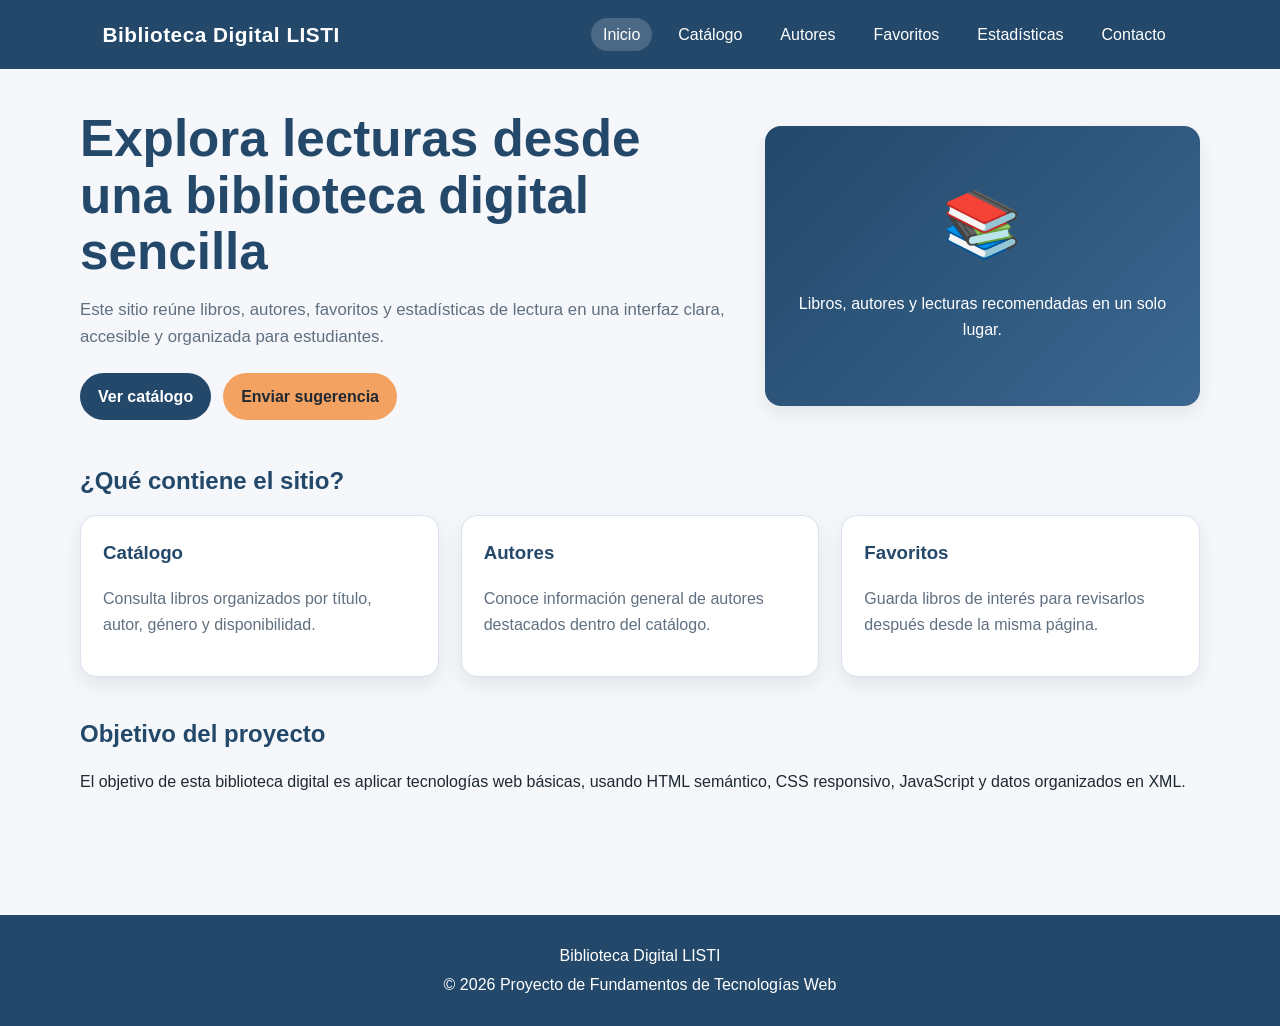
<file: index.html>
<!DOCTYPE html>
<html lang="es">
<head>
    <meta charset="UTF-8">
    <meta name="viewport" content="width=device-width, initial-scale=1.0">
    <title>Biblioteca Digital LISTI | Inicio</title>
    <link rel="stylesheet" href="css/general.css">
    <script src="js/general.js" defer></script>
</head>
<body>
    <header class="encabezado">
        <nav class="contenedor-nav" aria-label="Navegación principal">
            <a class="logo" href="index.html">Biblioteca Digital LISTI</a>

            <ul class="menu">
                <li><a href="index.html">Inicio</a></li>
                <li><a href="html/catalogo.html">Catálogo</a></li>
                <li><a href="html/autores.html">Autores</a></li>
                <li><a href="html/favoritos.html">Favoritos</a></li>
                <li><a href="html/estadisticas.html">Estadísticas</a></li>
                <li><a href="html/contacto.html">Contacto</a></li>
            </ul>
        </nav>
    </header>

    <main class="contenido-principal">
        <section class="hero" aria-labelledby="tituloInicio">
            <div class="hero-texto">
                <h1 id="tituloInicio">Explora lecturas desde una biblioteca digital sencilla</h1>
                <p>
                    Este sitio reúne libros, autores, favoritos y estadísticas de lectura
                    en una interfaz clara, accesible y organizada para estudiantes.
                </p>

                <div class="botonera">
                    <a class="boton" href="html/catalogo.html">Ver catálogo</a>
                    <a class="boton boton-secundario" href="html/contacto.html">Enviar sugerencia</a>
                </div>
            </div>

            <aside class="hero-imagen" aria-label="Ilustración de biblioteca digital">
                <div>
                    <span aria-hidden="true">📚</span>
                    <p>Libros, autores y lecturas recomendadas en un solo lugar.</p>
                </div>
            </aside>
        </section>

        <section class="seccion" aria-labelledby="tituloFunciones">
            <h2 id="tituloFunciones">¿Qué contiene el sitio?</h2>

            <div class="grid-tarjetas">
                <article class="tarjeta">
                    <h3>Catálogo</h3>
                    <p>Consulta libros organizados por título, autor, género y disponibilidad.</p>
                </article>

                <article class="tarjeta">
                    <h3>Autores</h3>
                    <p>Conoce información general de autores destacados dentro del catálogo.</p>
                </article>

                <article class="tarjeta">
                    <h3>Favoritos</h3>
                    <p>Guarda libros de interés para revisarlos después desde la misma página.</p>
                </article>
            </div>
        </section>

        <section class="seccion" aria-labelledby="tituloObjetivo">
            <h2 id="tituloObjetivo">Objetivo del proyecto</h2>
            <p>
                El objetivo de esta biblioteca digital es aplicar tecnologías web básicas,
                usando HTML semántico, CSS responsivo, JavaScript y datos organizados en XML.
            </p>
        </section>
    </main>

    <footer class="pie">
        <p>Biblioteca Digital LISTI</p>
        <p>&copy; <span id="anioActual"></span> Proyecto de Fundamentos de Tecnologías Web</p>
    </footer>
</body>
</html>
</file>
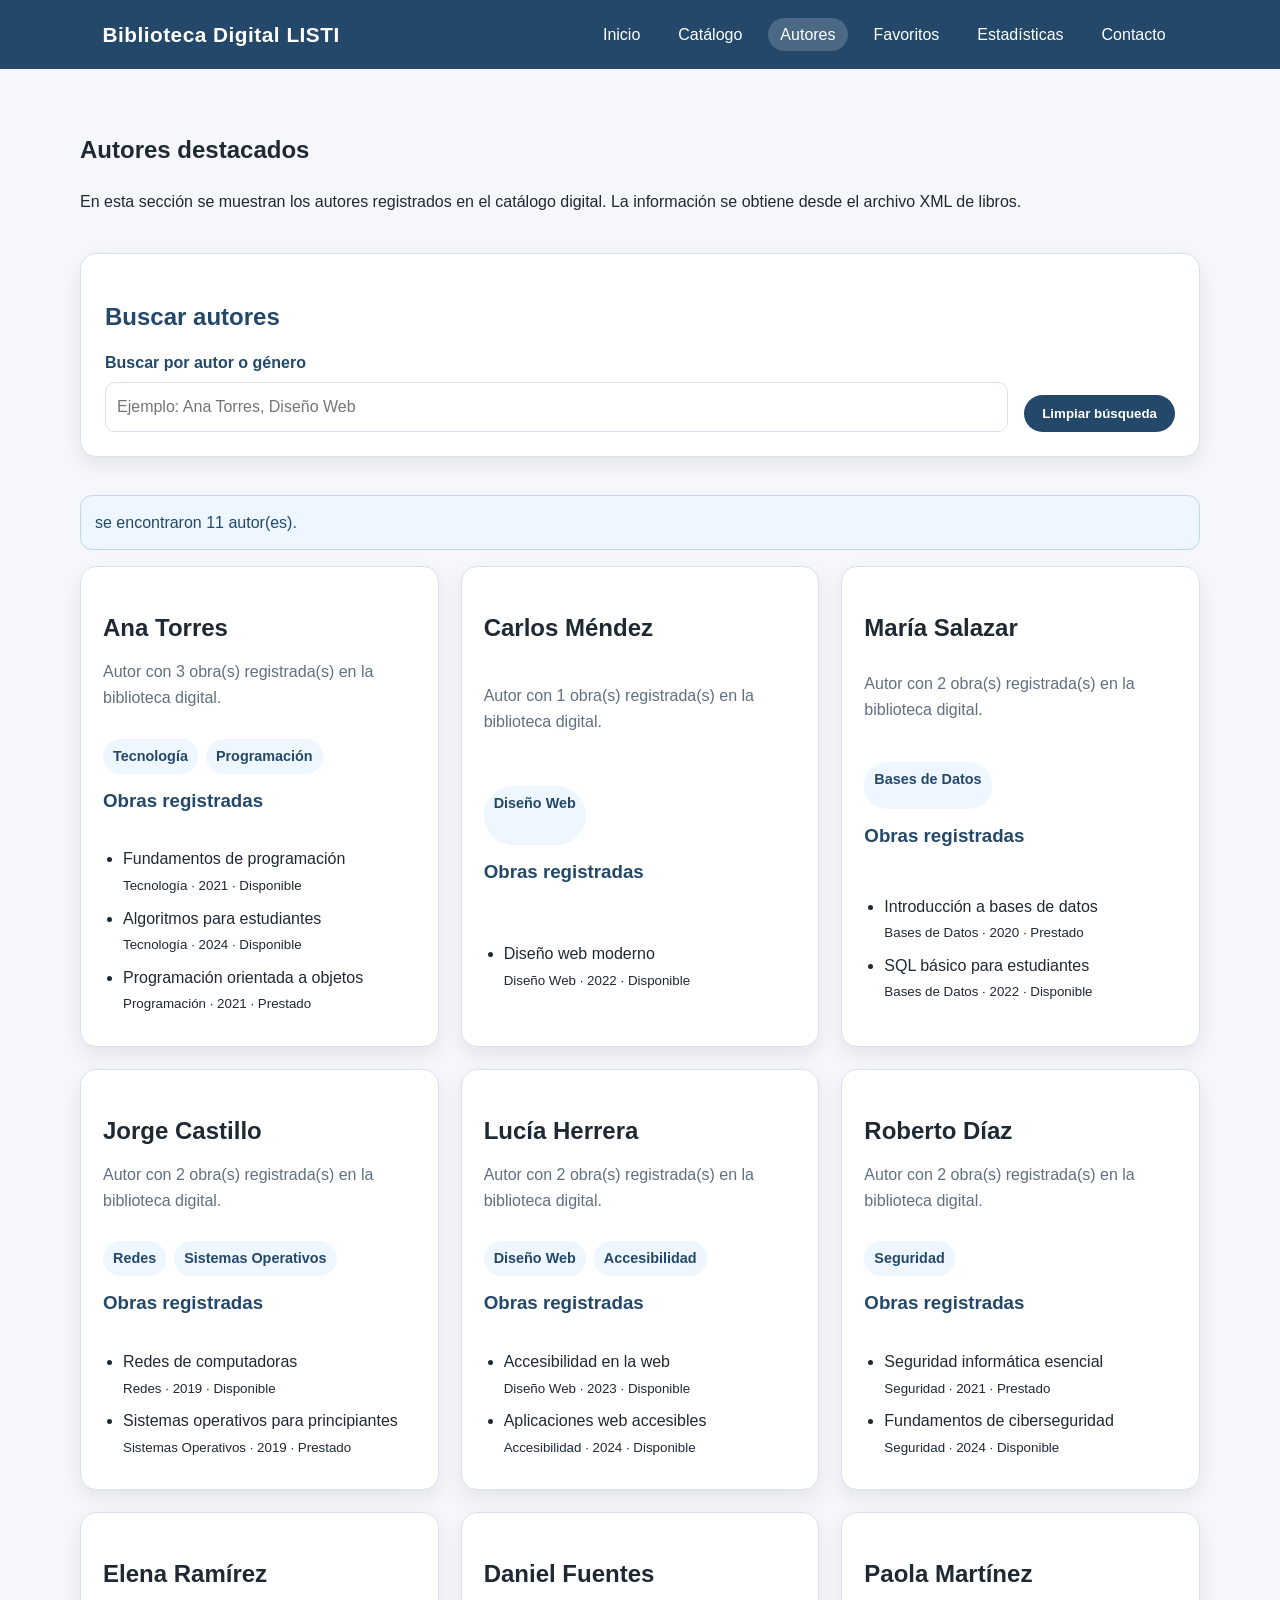
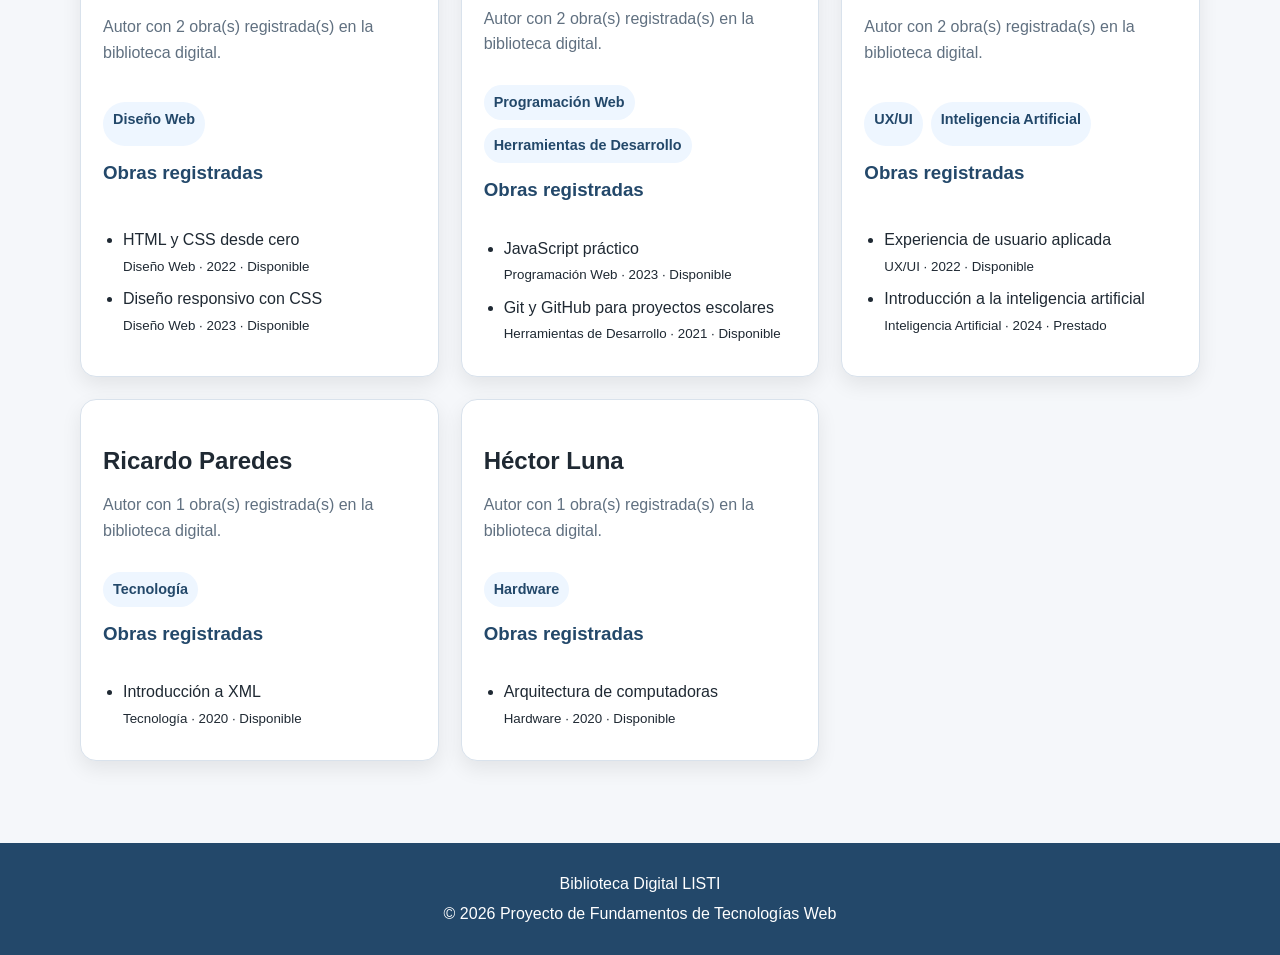
<file: html/autores.html>
<!DOCTYPE html>
<html lang="es">
<head>
    <meta charset="UTF-8">
    <meta name="viewport" content="width=device-width, initial-scale=1.0">
    <title>Biblioteca Digital LISTI | Autores</title>
    <link rel="stylesheet" href="../css/general.css">
    <link rel="stylesheet" href="../css/autores.css">
    <script src="../js/general.js" defer></script>
    <script src="../js/autores.js" defer></script>
</head>
<body>
    <header class="encabezado">
        <nav class="contenedor-nav" aria-label="Navegación principal">
            <a class="logo" href="../index.html">Biblioteca Digital LISTI</a>

            <ul class="menu">
                <li><a href="../index.html">Inicio</a></li>
                <li><a href="catalogo.html">Catálogo</a></li>
                <li><a href="autores.html">Autores</a></li>
                <li><a href="favoritos.html">Favoritos</a></li>
                <li><a href="estadisticas.html">Estadísticas</a></li>
                <li><a href="contacto.html">Contacto</a></li>
            </ul>
        </nav>
    </header>

    <main class="contenido-principal">
        <section class="seccion" aria-labelledby="tituloAutores">
            <h1 id="tituloAutores">Autores destacados</h1>
            <p>
                En esta sección se muestran los autores registrados en el catálogo digital.
                La información se obtiene desde el archivo XML de libros.
            </p>
        </section>

        <section class="seccion filtros-autores" aria-labelledby="tituloFiltroAutores">
            <h2 id="tituloFiltroAutores">Buscar autores</h2>

            <form class="formulario-filtros-autores" id="formularioAutores">
                <div class="campo">
                    <label for="busquedaAutor">Buscar por autor o género</label>
                    <input 
                        type="search" 
                        id="busquedaAutor" 
                        name="busquedaAutor" 
                        placeholder="Ejemplo: Ana Torres, Diseño Web"
                    >
                </div>

                <button class="boton" type="button" id="btnLimpiarAutores">
                    Limpiar búsqueda
                </button>
            </form>
        </section>

        <p class="aviso" id="mensajeAutores">Cargando autores...</p>

        <section class="grid-tarjetas" id="contenedorAutores" aria-label="Lista de autores">
        </section>
    </main>

    <footer class="pie">
        <p>Biblioteca Digital LISTI</p>
        <p>&copy; <span id="anioActual"></span> Proyecto de Fundamentos de Tecnologías Web</p>
    </footer>
</body>
</html>
</file>
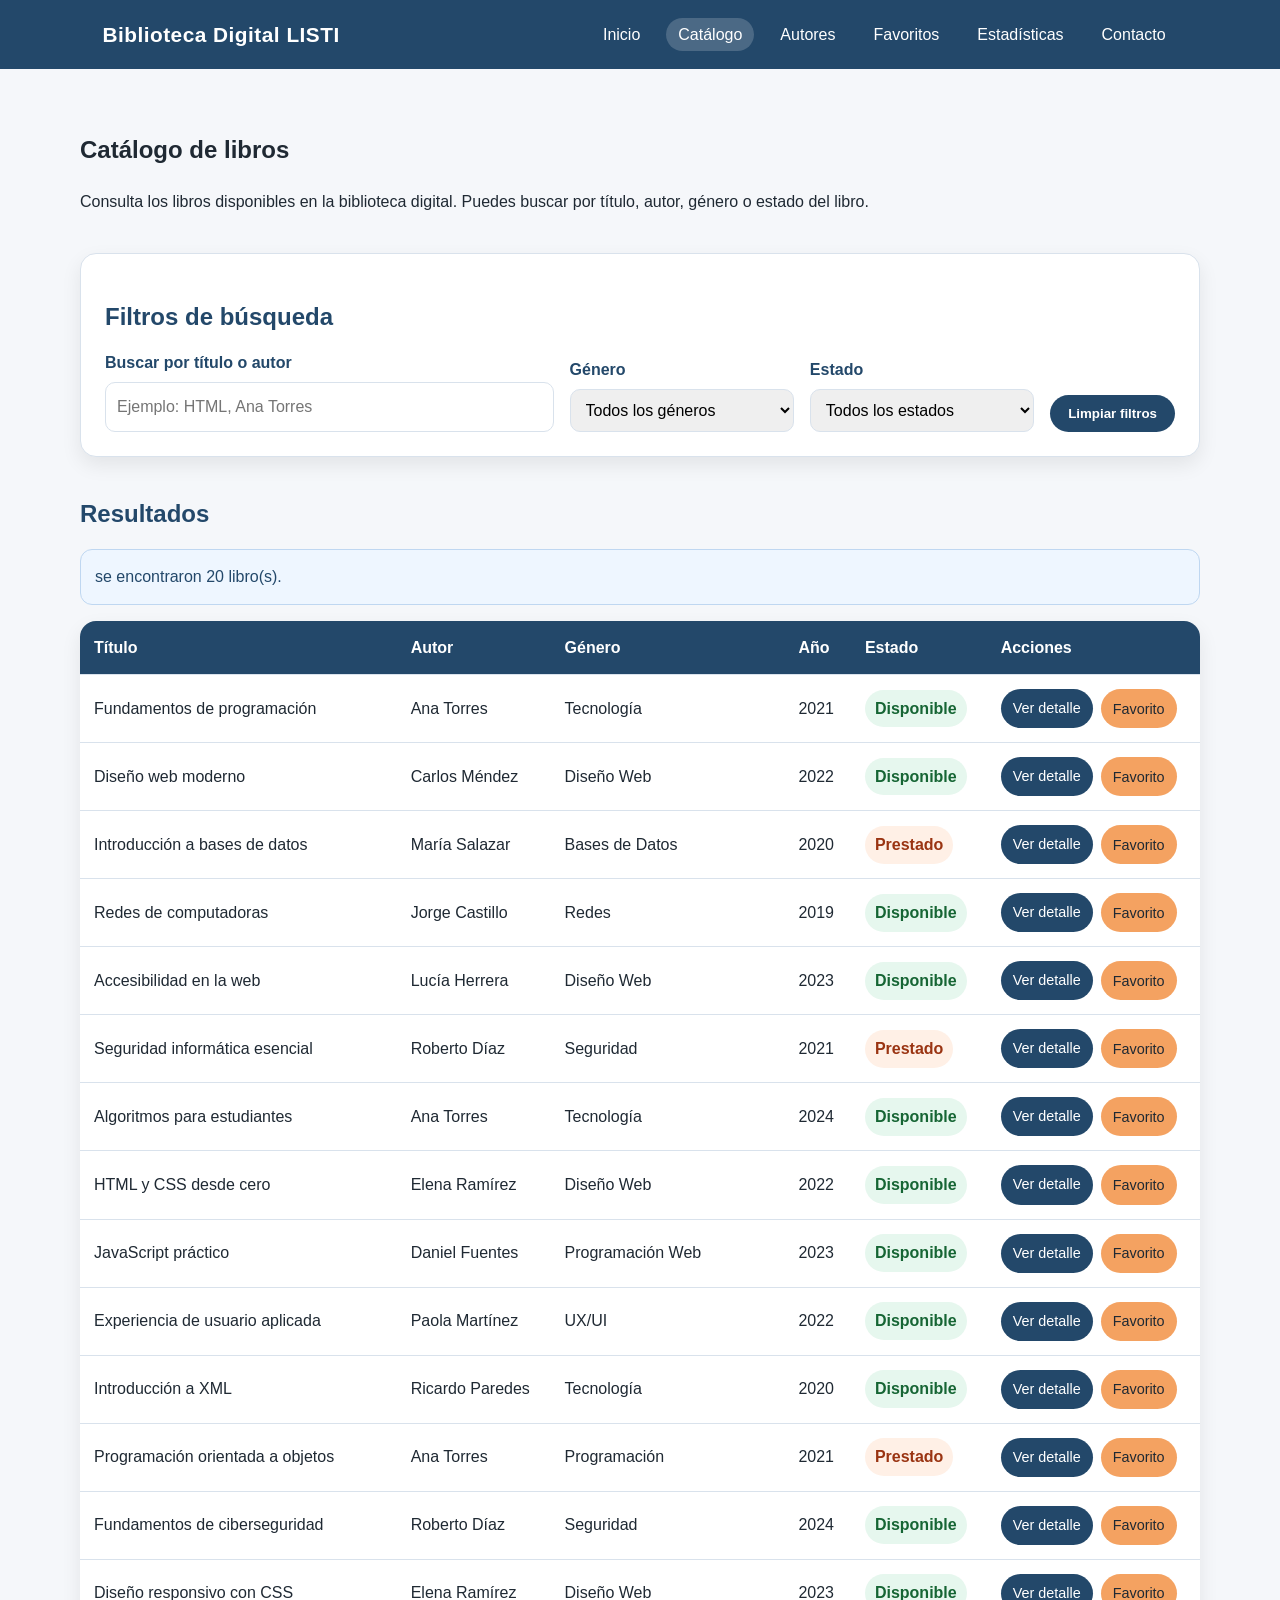
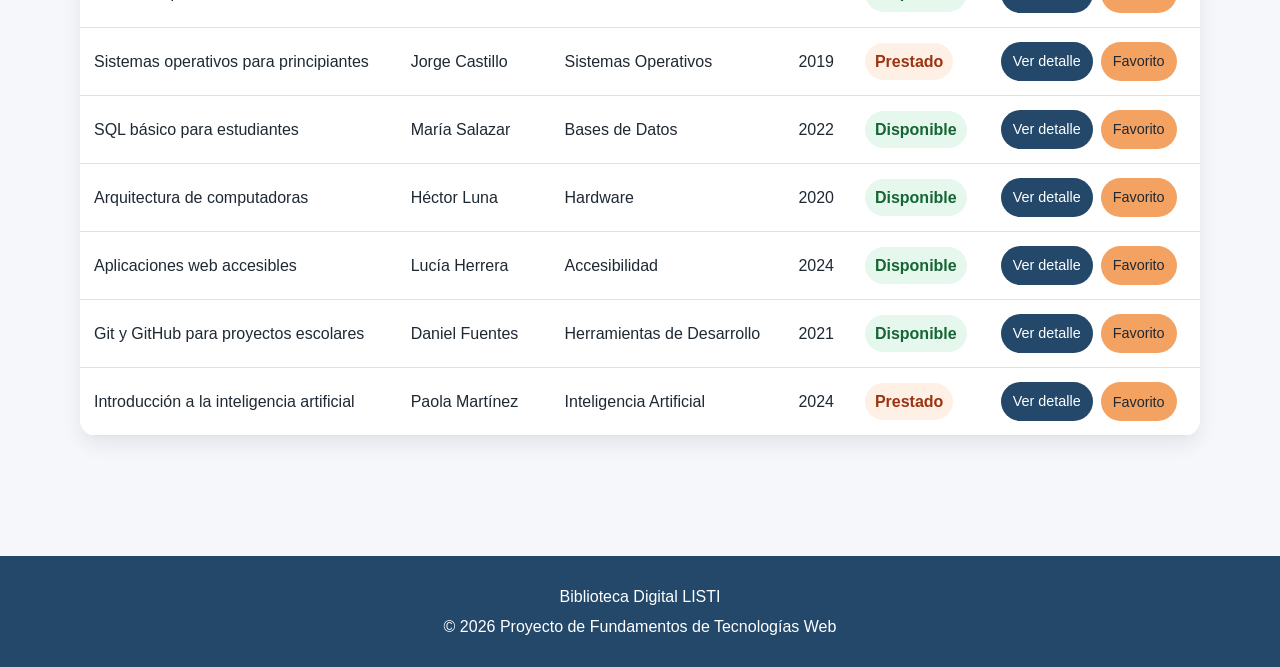
<file: html/catalogo.html>
<!DOCTYPE html>
<html lang="es">
<head>
    <meta charset="UTF-8">
    <meta name="viewport" content="width=device-width, initial-scale=1.0">
    <title>Biblioteca Digital LISTI | Catálogo</title>
    <link rel="stylesheet" href="../css/general.css">
    <link rel="stylesheet" href="../css/catalogo.css">
    <script src="../js/general.js" defer></script>
    <script src="../js/catalogo.js" defer></script>
</head>
<body>
    <header class="encabezado">
        <nav class="contenedor-nav" aria-label="Navegación principal">
            <a class="logo" href="../index.html">Biblioteca Digital LISTI</a>

            <ul class="menu">
                <li><a href="../index.html">Inicio</a></li>
                <li><a href="catalogo.html">Catálogo</a></li>
                <li><a href="autores.html">Autores</a></li>
                <li><a href="favoritos.html">Favoritos</a></li>
                <li><a href="estadisticas.html">Estadísticas</a></li>
                <li><a href="contacto.html">Contacto</a></li>
            </ul>
        </nav>
    </header>

    <main class="contenido-principal">
        <section class="seccion" aria-labelledby="tituloCatalogo">
            <h1 id="tituloCatalogo">Catálogo de libros</h1>
            <p>
                Consulta los libros disponibles en la biblioteca digital. Puedes buscar por título,
                autor, género o estado del libro.
            </p>
        </section>

        <section class="seccion filtros-catalogo" aria-labelledby="tituloFiltros">
            <h2 id="tituloFiltros">Filtros de búsqueda</h2>

            <form class="formulario-filtros" id="formularioFiltros">
                <div class="campo">
                    <label for="busqueda">Buscar por título o autor</label>
                    <input type="search" id="busqueda" name="busqueda" placeholder="Ejemplo: HTML, Ana Torres">
                </div>

                <div class="campo">
                    <label for="filtroGenero">Género</label>
                    <select id="filtroGenero" name="filtroGenero">
                        <option value="">Todos los géneros</option>
                    </select>
                </div>

                <div class="campo">
                    <label for="filtroEstado">Estado</label>
                    <select id="filtroEstado" name="filtroEstado">
                        <option value="">Todos los estados</option>
                        <option value="Disponible">Disponible</option>
                        <option value="Prestado">Prestado</option>
                    </select>
                </div>

                <button class="boton" type="button" id="btnLimpiar">Limpiar filtros</button>
            </form>
        </section>

        <section class="seccion" aria-labelledby="tituloResultados">
            <h2 id="tituloResultados">Resultados</h2>

            <p class="aviso" id="mensajeResultados">
                Cargando libros del catálogo...
            </p>

            <div class="tabla-contenedor">
                <table>
                    <thead>
                        <tr>
                            <th>Título</th>
                            <th>Autor</th>
                            <th>Género</th>
                            <th>Año</th>
                            <th>Estado</th>
                            <th>Acciones</th>
                        </tr>
                    </thead>
                    <tbody id="tablaLibros"></tbody>
                </table>
            </div>
        </section>
    </main>

    <footer class="pie">
        <p>Biblioteca Digital LISTI</p>
        <p>&copy; <span id="anioActual"></span> Proyecto de Fundamentos de Tecnologías Web</p>
    </footer>
</body>
</html>
</file>
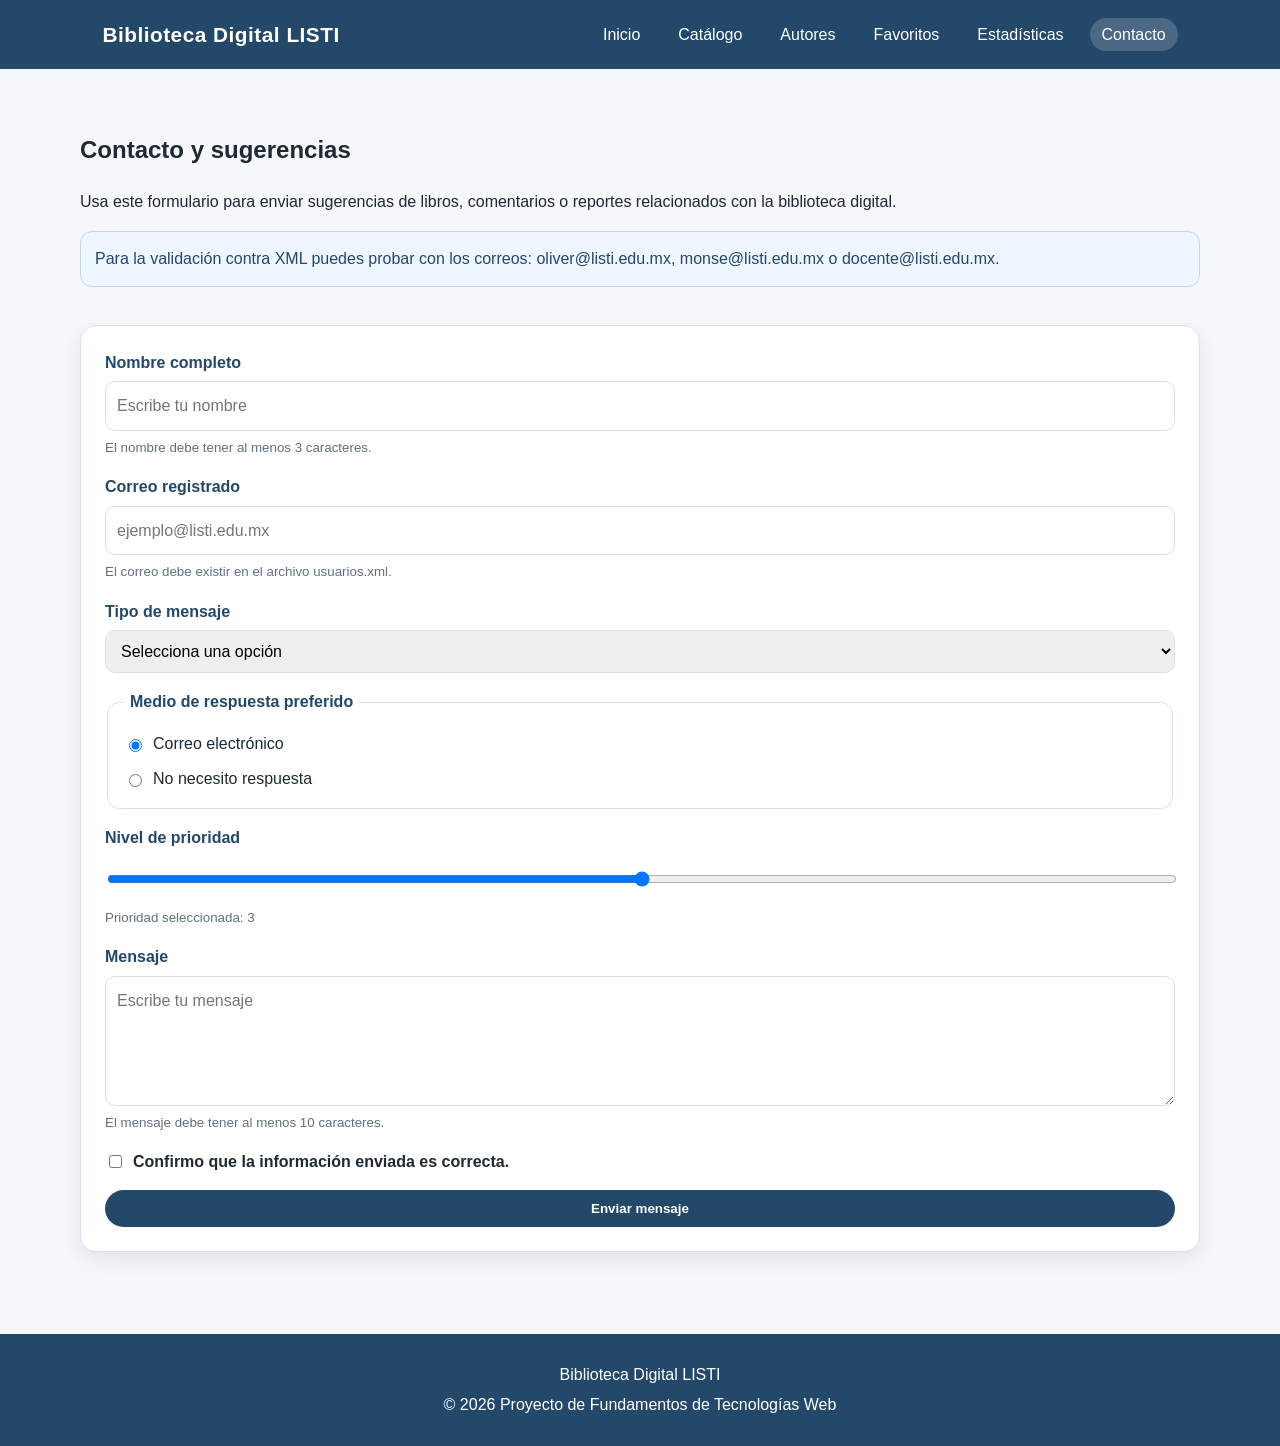
<file: html/contacto.html>
<!DOCTYPE html>
<html lang="es">
<head>
    <meta charset="UTF-8">
    <meta name="viewport" content="width=device-width, initial-scale=1.0">
    <title>Biblioteca Digital LISTI | Contacto</title>
    <link rel="stylesheet" href="../css/general.css">
    <link rel="stylesheet" href="../css/contacto.css">
    <script src="../js/general.js" defer></script>
    <script src="../js/contacto.js" defer></script>
</head>
<body>
    <header class="encabezado">
        <nav class="contenedor-nav" aria-label="Navegación principal">
            <a class="logo" href="../index.html">Biblioteca Digital LISTI</a>

            <ul class="menu">
                <li><a href="../index.html">Inicio</a></li>
                <li><a href="catalogo.html">Catálogo</a></li>
                <li><a href="autores.html">Autores</a></li>
                <li><a href="favoritos.html">Favoritos</a></li>
                <li><a href="estadisticas.html">Estadísticas</a></li>
                <li><a href="contacto.html">Contacto</a></li>
            </ul>
        </nav>
    </header>

    <main class="contenido-principal">
        <section class="seccion" aria-labelledby="tituloContacto">
            <h1 id="tituloContacto">Contacto y sugerencias</h1>
            <p>
                Usa este formulario para enviar sugerencias de libros, comentarios o reportes
                relacionados con la biblioteca digital.
            </p>

            <p class="aviso">
                Para la validación contra XML puedes probar con los correos:
                oliver@listi.edu.mx, monse@listi.edu.mx o docente@listi.edu.mx.
            </p>
        </section>

        <form class="formulario formulario-contacto" id="formularioContacto">
            <div class="campo">
                <label for="nombre">Nombre completo</label>
                <input type="text" id="nombre" name="nombre" placeholder="Escribe tu nombre" required>
                <small>El nombre debe tener al menos 3 caracteres.</small>
            </div>

            <div class="campo">
                <label for="correo">Correo registrado</label>
                <input type="email" id="correo" name="correo" placeholder="ejemplo@listi.edu.mx" required>
                <small>El correo debe existir en el archivo usuarios.xml.</small>
            </div>

            <div class="campo">
                <label for="tipoMensaje">Tipo de mensaje</label>
                <select id="tipoMensaje" name="tipoMensaje" required>
                    <option value="">Selecciona una opción</option>
                    <option value="sugerencia">Sugerencia de libro</option>
                    <option value="comentario">Comentario general</option>
                    <option value="reporte">Reporte de error</option>
                </select>
            </div>

            <fieldset class="grupo-opciones">
                <legend>Medio de respuesta preferido</legend>

                <label>
                    <input type="radio" name="medioRespuesta" value="correo" checked>
                    Correo electrónico
                </label>

                <label>
                    <input type="radio" name="medioRespuesta" value="sinRespuesta">
                    No necesito respuesta
                </label>
            </fieldset>

            <div class="campo">
                <label for="prioridad">Nivel de prioridad</label>
                <input type="range" id="prioridad" name="prioridad" min="1" max="5" value="3">
                <small>Prioridad seleccionada: <span id="valorPrioridad">3</span></small>
            </div>

            <div class="campo">
                <label for="mensaje">Mensaje</label>
                <textarea id="mensaje" name="mensaje" placeholder="Escribe tu mensaje" required></textarea>
                <small>El mensaje debe tener al menos 10 caracteres.</small>
            </div>

            <label class="casilla">
                <input type="checkbox" id="confirmacion" name="confirmacion" required>
                Confirmo que la información enviada es correcta.
            </label>

            <button class="boton" type="submit">Enviar mensaje</button>

            <p class="aviso" id="mensajeFormulario" hidden></p>
        </form>
    </main>

    <footer class="pie">
        <p>Biblioteca Digital LISTI</p>
        <p>&copy; <span id="anioActual"></span> Proyecto de Fundamentos de Tecnologías Web</p>
    </footer>
</body>
</html>
</file>
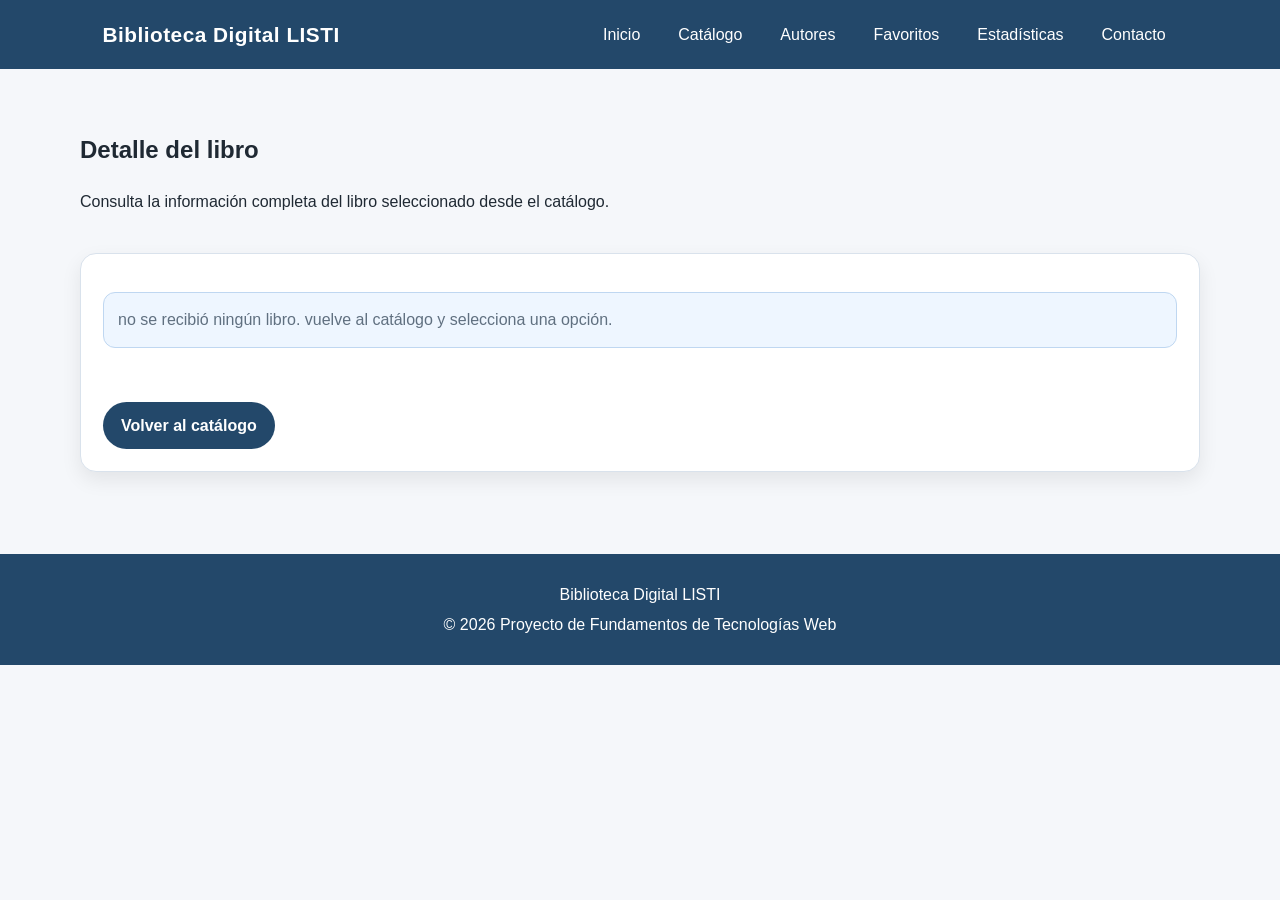
<file: html/detalle.html>
<!DOCTYPE html>
<html lang="es">
<head>
    <meta charset="UTF-8">
    <meta name="viewport" content="width=device-width, initial-scale=1.0">
    <title>Biblioteca Digital LISTI | Detalle del libro</title>
    <link rel="stylesheet" href="../css/general.css">
    <link rel="stylesheet" href="../css/detalle.css">
    <script src="../js/general.js" defer></script>
    <script src="../js/detalle.js" defer></script>
</head>
<body>
    <header class="encabezado">
        <nav class="contenedor-nav" aria-label="Navegación principal">
            <a class="logo" href="../index.html">Biblioteca Digital LISTI</a>

            <ul class="menu">
                <li><a href="../index.html">Inicio</a></li>
                <li><a href="catalogo.html">Catálogo</a></li>
                <li><a href="autores.html">Autores</a></li>
                <li><a href="favoritos.html">Favoritos</a></li>
                <li><a href="estadisticas.html">Estadísticas</a></li>
                <li><a href="contacto.html">Contacto</a></li>
            </ul>
        </nav>
    </header>

    <main class="contenido-principal">
        <section class="seccion" aria-labelledby="tituloDetalle">
            <h1 id="tituloDetalle">Detalle del libro</h1>
            <p>
                Consulta la información completa del libro seleccionado desde el catálogo.
            </p>
        </section>

        <article class="detalle-libro tarjeta" id="contenedorDetalle" aria-live="polite">
            <p class="aviso">Cargando información del libro...</p>
        </article>
    </main>

    <footer class="pie">
        <p>Biblioteca Digital LISTI</p>
        <p>&copy; <span id="anioActual"></span> Proyecto de Fundamentos de Tecnologías Web</p>
    </footer>
</body>
</html>
</file>
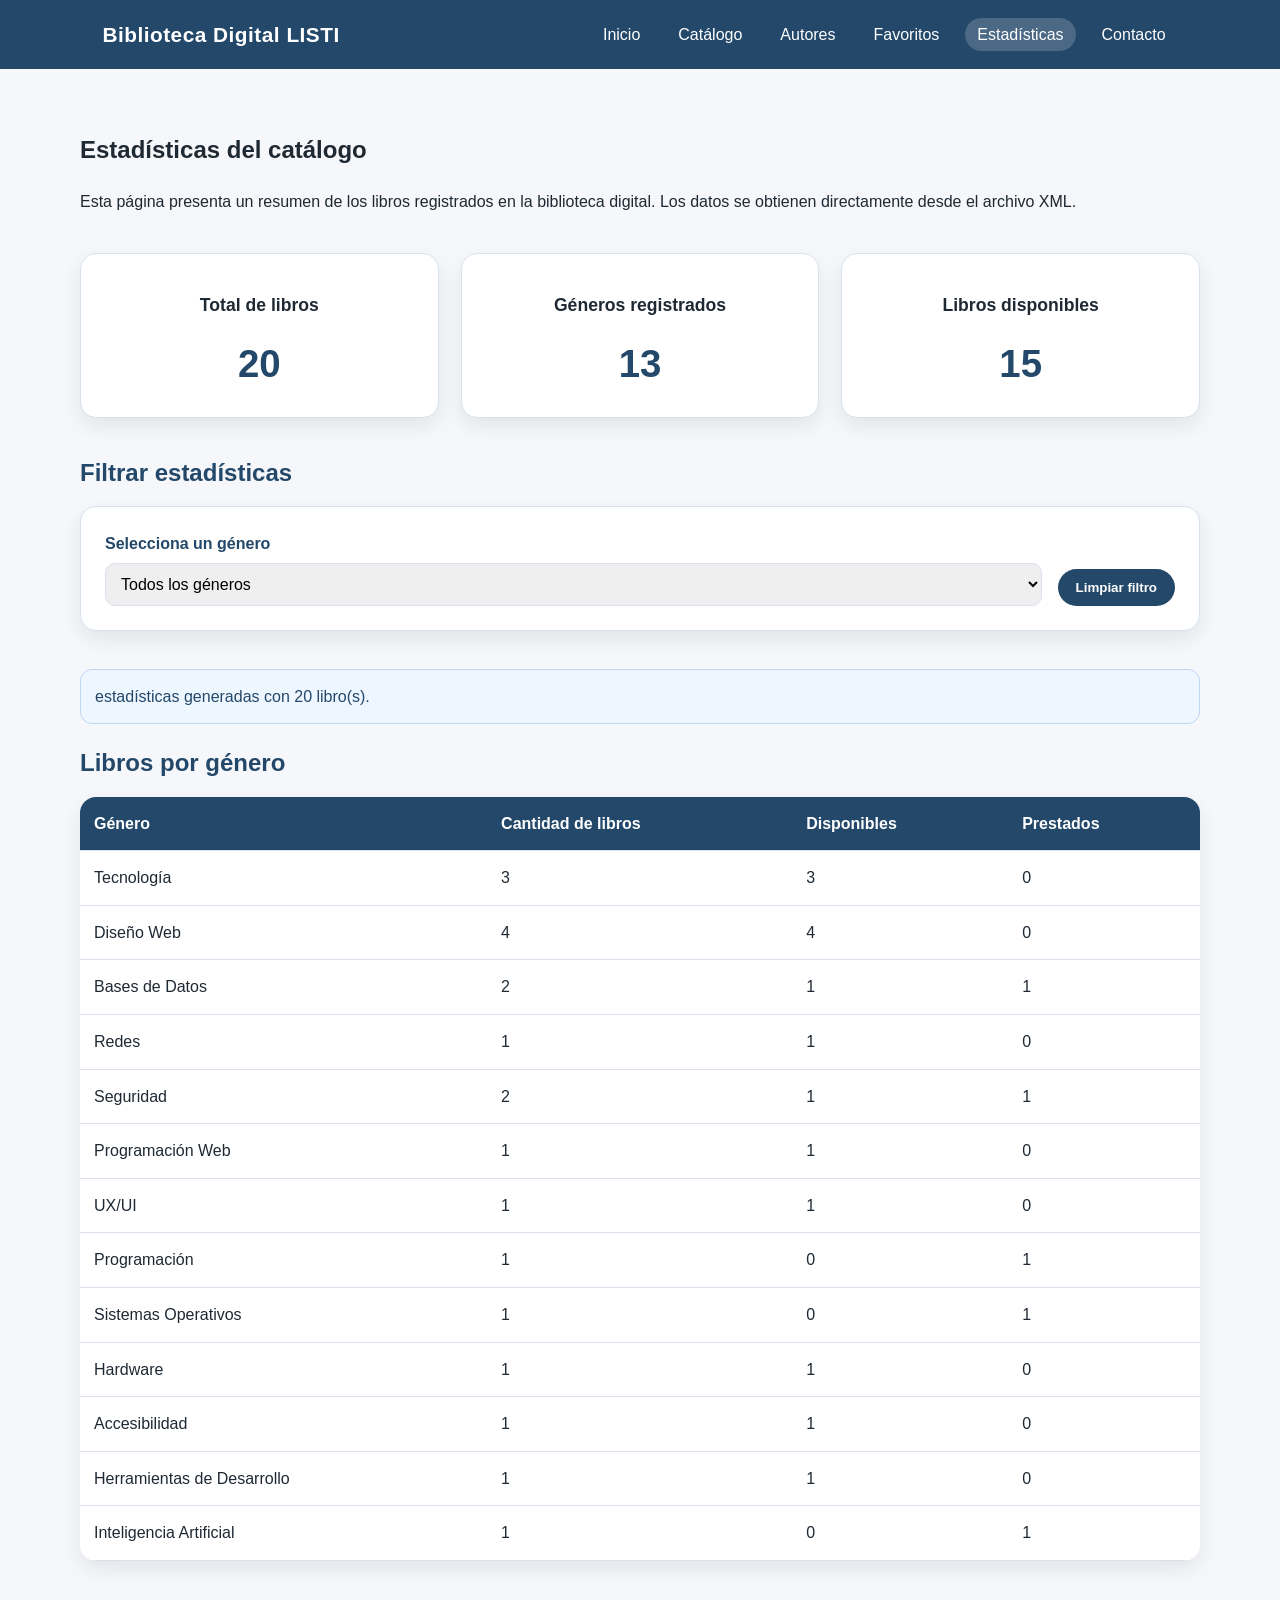
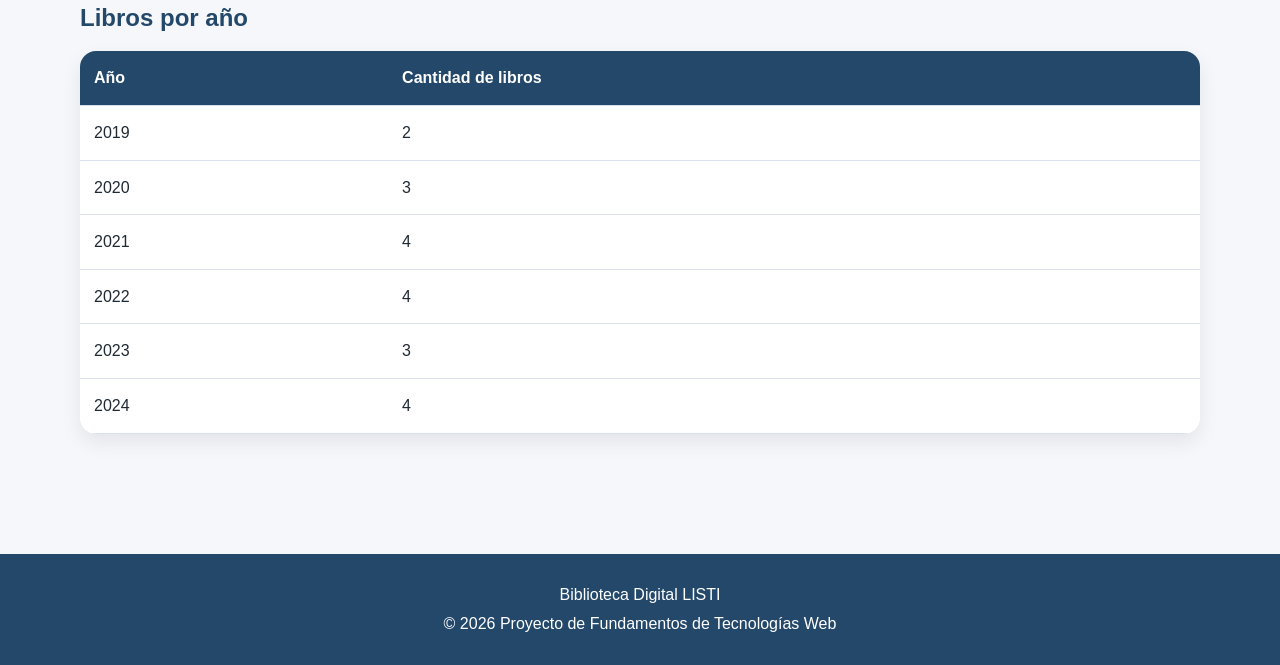
<file: html/estadisticas.html>
<!DOCTYPE html>
<html lang="es">
<head>
    <meta charset="UTF-8">
    <meta name="viewport" content="width=device-width, initial-scale=1.0">
    <title>Biblioteca Digital LISTI | Estadísticas</title>
    <link rel="stylesheet" href="../css/general.css">
    <link rel="stylesheet" href="../css/estadisticas.css">
    <script src="../js/general.js" defer></script>
    <script src="../js/estadisticas.js" defer></script>
</head>
<body>
    <header class="encabezado">
        <nav class="contenedor-nav" aria-label="Navegación principal">
            <a class="logo" href="../index.html">Biblioteca Digital LISTI</a>

            <ul class="menu">
                <li><a href="../index.html">Inicio</a></li>
                <li><a href="catalogo.html">Catálogo</a></li>
                <li><a href="autores.html">Autores</a></li>
                <li><a href="favoritos.html">Favoritos</a></li>
                <li><a href="estadisticas.html">Estadísticas</a></li>
                <li><a href="contacto.html">Contacto</a></li>
            </ul>
        </nav>
    </header>

    <main class="contenido-principal">
        <section class="seccion" aria-labelledby="tituloEstadisticas">
            <h1 id="tituloEstadisticas">Estadísticas del catálogo</h1>
            <p>
                Esta página presenta un resumen de los libros registrados en la biblioteca digital.
                Los datos se obtienen directamente desde el archivo XML.
            </p>
        </section>

        <section class="grid-tarjetas estadisticas-resumen" aria-label="Resumen estadístico">
            <article class="tarjeta tarjeta-estadistica">
                <h2>Total de libros</h2>
                <p id="totalLibros">0</p>
            </article>

            <article class="tarjeta tarjeta-estadistica">
                <h2>Géneros registrados</h2>
                <p id="totalGeneros">0</p>
            </article>

            <article class="tarjeta tarjeta-estadistica">
                <h2>Libros disponibles</h2>
                <p id="totalDisponibles">0</p>
            </article>
        </section>

        <section class="seccion" aria-labelledby="tituloFiltroEstadisticas">
            <h2 id="tituloFiltroEstadisticas">Filtrar estadísticas</h2>

            <form class="formulario-estadisticas" id="formularioEstadisticas">
                <div class="campo">
                    <label for="filtroEstadisticaGenero">Selecciona un género</label>
                    <select id="filtroEstadisticaGenero" name="filtroEstadisticaGenero">
                        <option value="">Todos los géneros</option>
                    </select>
                </div>

                <button class="boton" type="button" id="btnLimpiarEstadisticas">
                    Limpiar filtro
                </button>
            </form>
        </section>

        <p class="aviso" id="mensajeEstadisticas">Cargando estadísticas...</p>

        <section class="seccion" aria-labelledby="tituloTablaEstadisticas">
            <h2 id="tituloTablaEstadisticas">Libros por género</h2>

            <div class="tabla-contenedor">
                <table>
                    <thead>
                        <tr>
                            <th>Género</th>
                            <th>Cantidad de libros</th>
                            <th>Disponibles</th>
                            <th>Prestados</th>
                        </tr>
                    </thead>
                    <tbody id="tablaEstadisticas"></tbody>
                </table>
            </div>
        </section>

        <section class="seccion" aria-labelledby="tituloTablaAnio">
            <h2 id="tituloTablaAnio">Libros por año</h2>

            <div class="tabla-contenedor">
                <table>
                    <thead>
                        <tr>
                            <th>Año</th>
                            <th>Cantidad de libros</th>
                        </tr>
                    </thead>
                    <tbody id="tablaAnios"></tbody>
                </table>
            </div>
        </section>
    </main>

    <footer class="pie">
        <p>Biblioteca Digital LISTI</p>
        <p>&copy; <span id="anioActual"></span> Proyecto de Fundamentos de Tecnologías Web</p>
    </footer>
</body>
</html>
</file>
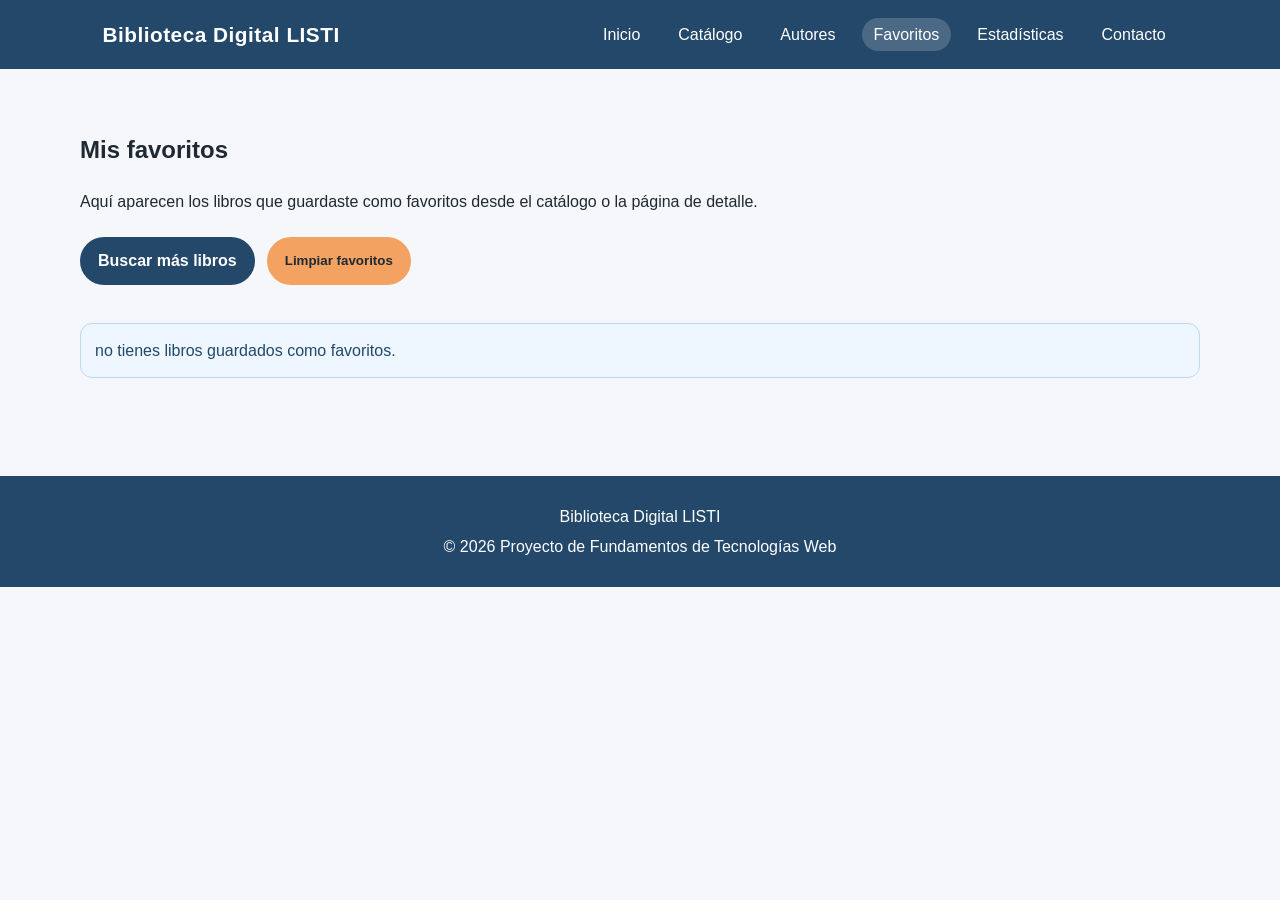
<file: html/favoritos.html>
<!DOCTYPE html>
<html lang="es">
<head>
    <meta charset="UTF-8">
    <meta name="viewport" content="width=device-width, initial-scale=1.0">
    <title>Biblioteca Digital LISTI | Favoritos</title>
    <link rel="stylesheet" href="../css/general.css">
    <link rel="stylesheet" href="../css/favoritos.css">
    <script src="../js/general.js" defer></script>
    <script src="../js/favoritos.js" defer></script>
</head>
<body>
    <header class="encabezado">
        <nav class="contenedor-nav" aria-label="Navegación principal">
            <a class="logo" href="../index.html">Biblioteca Digital LISTI</a>

            <ul class="menu">
                <li><a href="../index.html">Inicio</a></li>
                <li><a href="catalogo.html">Catálogo</a></li>
                <li><a href="autores.html">Autores</a></li>
                <li><a href="favoritos.html">Favoritos</a></li>
                <li><a href="estadisticas.html">Estadísticas</a></li>
                <li><a href="contacto.html">Contacto</a></li>
            </ul>
        </nav>
    </header>

    <main class="contenido-principal">
        <section class="seccion" aria-labelledby="tituloFavoritos">
            <h1 id="tituloFavoritos">Mis favoritos</h1>
            <p>
                Aquí aparecen los libros que guardaste como favoritos desde el catálogo o la página de detalle.
            </p>

            <div class="botonera">
                <a class="boton" href="catalogo.html">Buscar más libros</a>
                <button class="boton boton-secundario" type="button" id="btnLimpiarFavoritos">
                    Limpiar favoritos
                </button>
            </div>
        </section>

        <p class="aviso" id="mensajeFavoritos">Cargando favoritos...</p>

        <section class="grid-tarjetas" id="contenedorFavoritos" aria-label="Libros favoritos">
        </section>
    </main>

    <footer class="pie">
        <p>Biblioteca Digital LISTI</p>
        <p>&copy; <span id="anioActual"></span> Proyecto de Fundamentos de Tecnologías Web</p>
    </footer>
</body>
</html>
</file>
<file: css/general.css>
:root {
    --color-principal: #23486a;
    --color-secundario: #3b6790;
    --color-acento: #f4a261;
    --color-fondo: #f5f7fa;
    --color-tarjeta: #ffffff;
    --color-texto: #1f2933;
    --color-muted: #607080;
    --borde-suave: #d9e2ec;
    --sombra: 0 8px 20px rgba(0, 0, 0, 0.08);
    --radio: 16px;
}

* {
    box-sizing: border-box;
}

body {
    margin: 0;
    font-family: Arial, Helvetica, sans-serif;
    background-color: var(--color-fondo);
    color: var(--color-texto);
    line-height: 1.6;
}

img {
    max-width: 100%;
    display: block;
}

a {
    color: inherit;
    text-decoration: none;
}

.encabezado {
    background-color: var(--color-principal);
    color: #ffffff;
    padding: 18px 8%;
    position: sticky;
    top: 0;
    z-index: 10;
}

.contenedor-nav {
    display: flex;
    justify-content: space-between;
    align-items: center;
    gap: 24px;
}

.logo {
    font-size: 1.3rem;
    font-weight: bold;
    letter-spacing: 0.5px;
}

.menu {
    display: flex;
    flex-wrap: wrap;
    gap: 14px;
    list-style: none;
    margin: 0;
    padding: 0;
}

.menu a {
    padding: 8px 12px;
    border-radius: 999px;
    transition: background-color 0.2s ease;
}

.menu a:hover,
.menu a.activo {
    background-color: rgba(255, 255, 255, 0.18);
}

.contenido-principal {
    width: min(1120px, 90%);
    margin: 0 auto;
    padding: 42px 0;
}

.hero {
    display: grid;
    grid-template-columns: 1.2fr 0.8fr;
    gap: 32px;
    align-items: center;
    margin-bottom: 42px;
}

.hero-texto h1 {
    font-size: clamp(2rem, 4vw, 3.6rem);
    line-height: 1.1;
    margin: 0 0 16px;
    color: var(--color-principal);
}

.hero-texto p {
    color: var(--color-muted);
    font-size: 1.05rem;
}

.hero-imagen {
    min-height: 280px;
    background: linear-gradient(135deg, var(--color-principal), var(--color-secundario));
    border-radius: var(--radio);
    box-shadow: var(--sombra);
    display: grid;
    place-items: center;
    color: #ffffff;
    text-align: center;
    padding: 28px;
}

.hero-imagen span {
    font-size: 4rem;
}

.botonera {
    display: flex;
    flex-wrap: wrap;
    gap: 12px;
    margin-top: 22px;
}

.boton {
    display: inline-block;
    border: none;
    border-radius: 999px;
    padding: 11px 18px;
    background-color: var(--color-principal);
    color: #ffffff;
    font-weight: bold;
    cursor: pointer;
    transition: transform 0.2s ease, background-color 0.2s ease;
}

.boton:hover {
    transform: translateY(-2px);
    background-color: var(--color-secundario);
}

.boton-secundario {
    background-color: var(--color-acento);
    color: #1f2933;
}

.seccion {
    margin-bottom: 38px;
}

.seccion h2 {
    color: var(--color-principal);
    margin-bottom: 14px;
}

.grid-tarjetas {
    display: grid;
    grid-template-columns: repeat(3, 1fr);
    gap: 22px;
}

.tarjeta {
    background-color: var(--color-tarjeta);
    border: 1px solid var(--borde-suave);
    border-radius: var(--radio);
    padding: 22px;
    box-shadow: var(--sombra);
}

.tarjeta h3 {
    margin-top: 0;
    color: var(--color-principal);
}

.tarjeta p {
    color: var(--color-muted);
}

.lista-enlaces {
    display: grid;
    gap: 12px;
    padding-left: 20px;
}

.pie {
    background-color: var(--color-principal);
    color: #ffffff;
    text-align: center;
    padding: 24px 8%;
    margin-top: 40px;
}

.pie p {
    margin: 4px 0;
}

.formulario {
    display: grid;
    gap: 16px;
    background-color: var(--color-tarjeta);
    border: 1px solid var(--borde-suave);
    border-radius: var(--radio);
    padding: 24px;
    box-shadow: var(--sombra);
}

.campo {
    display: grid;
    gap: 6px;
}

.campo label {
    font-weight: bold;
    color: var(--color-principal);
}

.campo input,
.campo textarea,
.campo select {
    width: 100%;
    padding: 11px;
    border: 1px solid var(--borde-suave);
    border-radius: 10px;
    font: inherit;
}

.campo textarea {
    min-height: 130px;
    resize: vertical;
}

.aviso {
    padding: 14px;
    border-radius: 12px;
    background-color: #eef6ff;
    border: 1px solid #bfd7f1;
    color: var(--color-principal);
}

.tabla-contenedor {
    overflow-x: auto;
    background-color: var(--color-tarjeta);
    border-radius: var(--radio);
    box-shadow: var(--sombra);
}

table {
    width: 100%;
    border-collapse: collapse;
}

th,
td {
    padding: 14px;
    border-bottom: 1px solid var(--borde-suave);
    text-align: left;
}

th {
    background-color: var(--color-principal);
    color: #ffffff;
}

@media (max-width: 850px) {
    .contenedor-nav {
        align-items: flex-start;
        flex-direction: column;
    }

    .hero {
        grid-template-columns: 1fr;
    }

    .grid-tarjetas {
        grid-template-columns: 1fr 1fr;
    }
}

@media (max-width: 580px) {
    .encabezado {
        padding: 16px 5%;
    }

    .contenido-principal {
        width: 92%;
        padding: 28px 0;
    }

    .menu {
        flex-direction: column;
        width: 100%;
    }

    .menu a {
        display: block;
        background-color: rgba(255, 255, 255, 0.08);
    }

    .grid-tarjetas {
        grid-template-columns: 1fr;
    }

    .botonera {
        flex-direction: column;
    }

    .boton {
        text-align: center;
    }
}
</file>
<file: css/autores.css>
.filtros-autores {
    background-color: var(--color-tarjeta);
    border: 1px solid var(--borde-suave);
    border-radius: var(--radio);
    padding: 24px;
    box-shadow: var(--sombra);
}

.formulario-filtros-autores {
    display: grid;
    grid-template-columns: 1fr auto;
    gap: 16px;
    align-items: end;
}

.tarjeta-autor {
    display: grid;
    gap: 12px;
}

.tarjeta-autor h2 {
    margin-bottom: 0;
}

.resumen-autor {
    color: var(--color-muted);
    margin-top: 0;
}

.lista-obras {
    padding-left: 20px;
    margin: 0;
}

.lista-obras li {
    margin-bottom: 8px;
}

.etiquetas-generos {
    display: flex;
    flex-wrap: wrap;
    gap: 8px;
}

.etiqueta-genero {
    display: inline-block;
    padding: 6px 10px;
    border-radius: 999px;
    background-color: #eef6ff;
    color: var(--color-principal);
    font-weight: bold;
    font-size: 0.9rem;
}

@media (max-width: 620px) {
    .formulario-filtros-autores {
        grid-template-columns: 1fr;
    }
}
</file>
<file: css/catalogo.css>
.filtros-catalogo {
    background-color: var(--color-tarjeta);
    border: 1px solid var(--borde-suave);
    border-radius: var(--radio);
    padding: 24px;
    box-shadow: var(--sombra);
}

.formulario-filtros {
    display: grid;
    grid-template-columns: 2fr 1fr 1fr auto;
    gap: 16px;
    align-items: end;
}

.estado-disponible {
    display: inline-block;
    padding: 6px 10px;
    border-radius: 999px;
    background-color: #e6f7ee;
    color: #166534;
    font-weight: bold;
}

.estado-prestado {
    display: inline-block;
    padding: 6px 10px;
    border-radius: 999px;
    background-color: #fff0e6;
    color: #9a3412;
    font-weight: bold;
}

.acciones-tabla {
    display: flex;
    flex-wrap: wrap;
    gap: 8px;
}

.boton-tabla {
    border: none;
    border-radius: 999px;
    padding: 8px 12px;
    background-color: var(--color-principal);
    color: #ffffff;
    cursor: pointer;
    font-size: 0.9rem;
}

.boton-tabla:hover {
    background-color: var(--color-secundario);
}

.boton-favorito {
    background-color: var(--color-acento);
    color: #1f2933;
}

@media (max-width: 900px) {
    .formulario-filtros {
        grid-template-columns: 1fr 1fr;
    }
}

@media (max-width: 580px) {
    .formulario-filtros {
        grid-template-columns: 1fr;
    }

    .acciones-tabla {
        flex-direction: column;
    }
}
</file>
<file: css/contacto.css>
.formulario-contacto small {
    color: var(--color-muted);
}

.grupo-opciones {
    border: 1px solid var(--borde-suave);
    border-radius: 12px;
    padding: 16px;
    display: grid;
    gap: 10px;
}

.grupo-opciones legend {
    font-weight: bold;
    color: var(--color-principal);
    padding: 0 6px;
}

.grupo-opciones label,
.casilla {
    display: flex;
    align-items: center;
    gap: 8px;
}

.casilla {
    font-weight: bold;
}

.campo-error input,
.campo-error textarea,
.campo-error select {
    border-color: #a83f39;
    outline-color: #a83f39;
}

.mensaje-error {
    background-color: #ffecec;
    border-color: #f3b0b0;
    color: #8a1f1f;
}

.mensaje-exito {
    background-color: #e6f7ee;
    border-color: #a7d8b8;
    color: #166534;
}
</file>
<file: css/detalle.css>
.detalle-libro {
    display: grid;
    gap: 16px;
}

.detalle-encabezado {
    display: flex;
    justify-content: space-between;
    gap: 18px;
    align-items: flex-start;
    border-bottom: 1px solid var(--borde-suave);
    padding-bottom: 18px;
}

.detalle-encabezado h2 {
    margin: 0;
    color: var(--color-principal);
}

.etiqueta-genero {
    display: inline-block;
    padding: 7px 12px;
    border-radius: 999px;
    background-color: #eef6ff;
    color: var(--color-principal);
    font-weight: bold;
}

.detalle-datos {
    display: grid;
    grid-template-columns: repeat(2, 1fr);
    gap: 14px;
}

.dato-libro {
    background-color: var(--color-fondo);
    border: 1px solid var(--borde-suave);
    border-radius: 12px;
    padding: 14px;
}

.dato-libro strong {
    display: block;
    color: var(--color-principal);
    margin-bottom: 4px;
}

.descripcion-libro {
    background-color: #ffffff;
    border-left: 5px solid var(--color-acento);
    padding: 16px;
    border-radius: 12px;
}

@media (max-width: 650px) {
    .detalle-encabezado {
        flex-direction: column;
    }

    .detalle-datos {
        grid-template-columns: 1fr;
    }
}
</file>
<file: css/estadisticas.css>
.estadisticas-resumen {
    margin-bottom: 36px;
}

.tarjeta-estadistica {
    text-align: center;
}

.tarjeta-estadistica h2 {
    font-size: 1.1rem;
}

.tarjeta-estadistica p {
    font-size: 2.4rem;
    margin: 10px 0 0;
    color: var(--color-principal);
    font-weight: bold;
}

.formulario-estadisticas {
    display: grid;
    grid-template-columns: 1fr auto;
    gap: 16px;
    align-items: end;
    background-color: var(--color-tarjeta);
    border: 1px solid var(--borde-suave);
    border-radius: var(--radio);
    padding: 24px;
    box-shadow: var(--sombra);
}

@media (max-width: 620px) {
    .formulario-estadisticas {
        grid-template-columns: 1fr;
    }
}
</file>
<file: css/favoritos.css>
.tarjeta-favorito {
    position: relative;
}

.tarjeta-favorito .etiqueta-genero {
    display: inline-block;
    margin-bottom: 10px;
    padding: 6px 10px;
    border-radius: 999px;
    background-color: #eef6ff;
    color: var(--color-principal);
    font-weight: bold;
    font-size: 0.9rem;
}

.acciones-favorito {
    display: flex;
    flex-wrap: wrap;
    gap: 10px;
    margin-top: 16px;
}

.boton-eliminar {
    background-color: #a83f39;
}

.boton-eliminar:hover {
    background-color: #812f2b;
}
</file>
